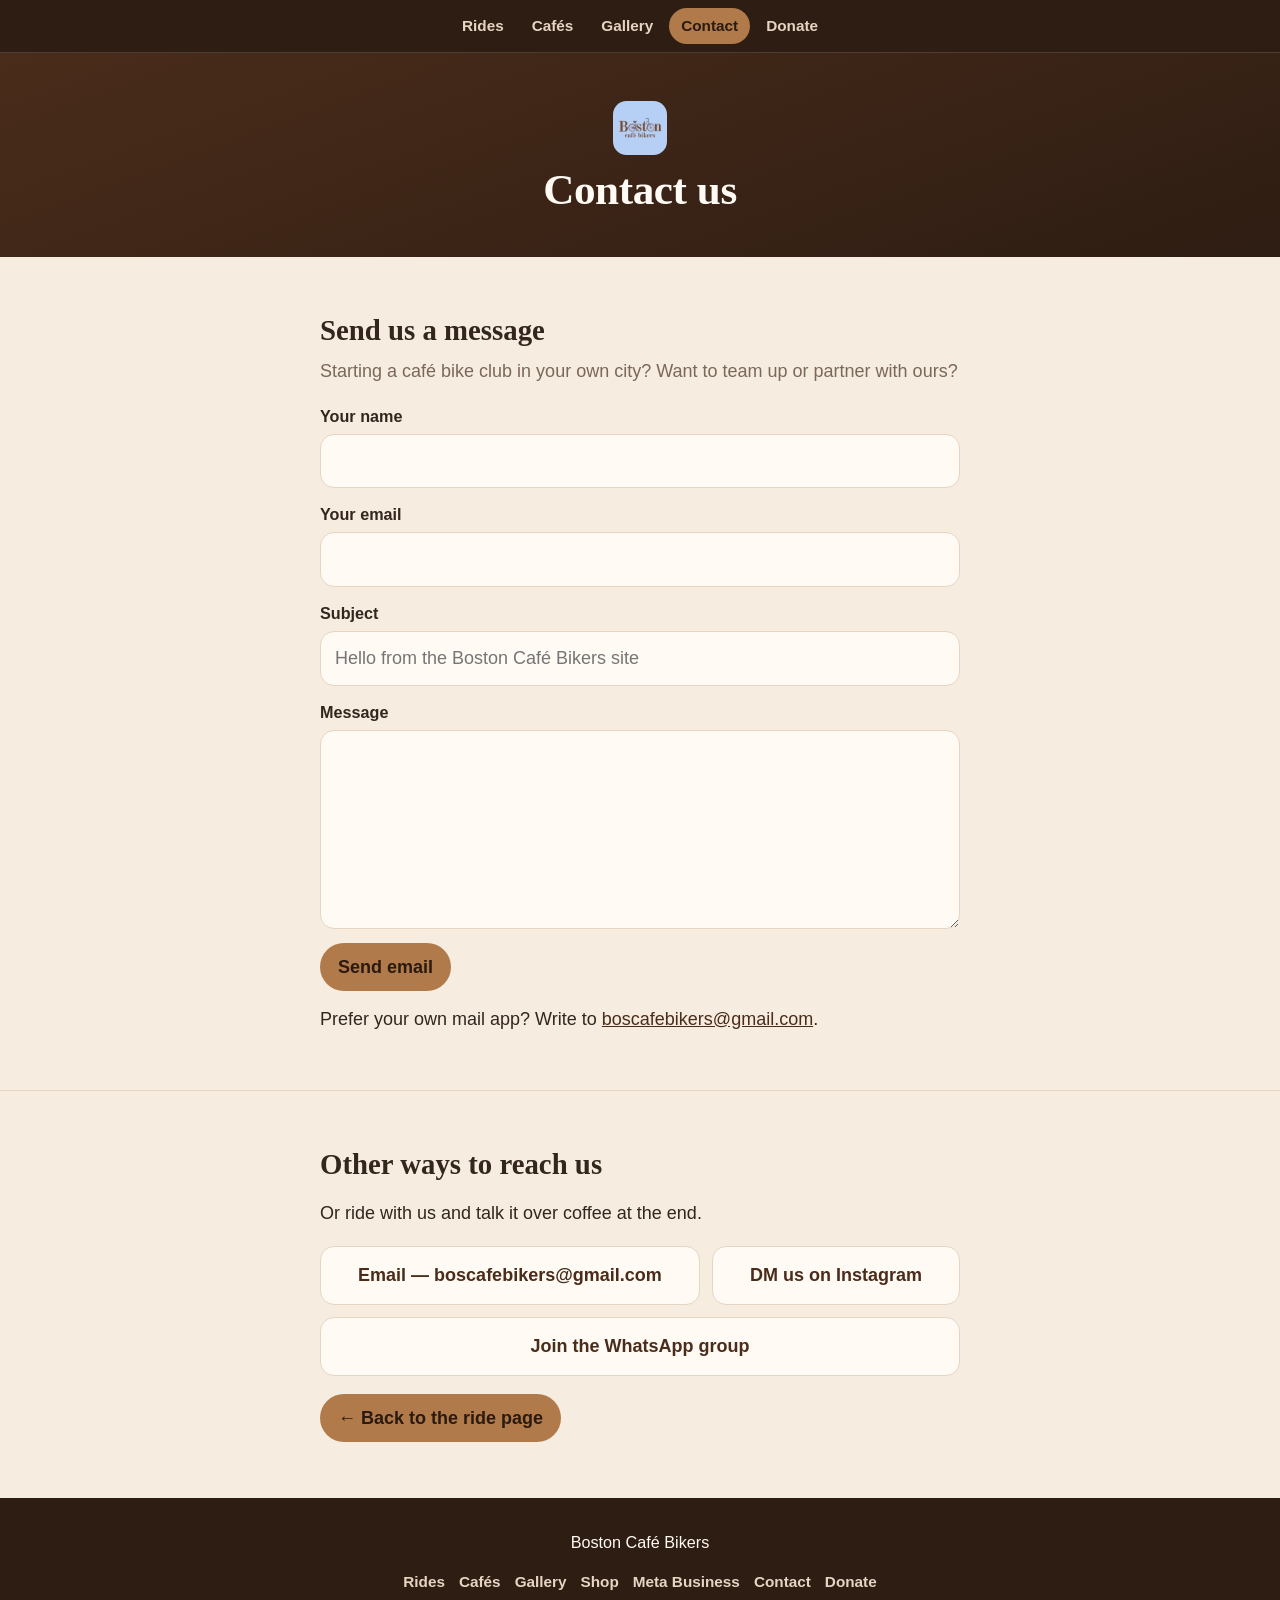
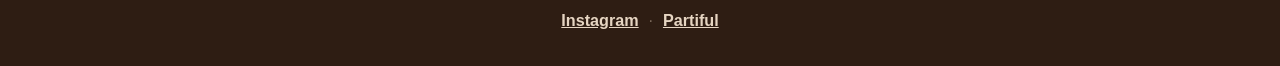
<file: site/contact.html>
<!DOCTYPE html>
<html lang="en">

<head>
  <meta charset="utf-8">
  <meta name="viewport" content="width=device-width, initial-scale=1">
  <title>Contact — Boston Café Bikers</title>
  <meta name="description" content="Get in touch with Boston Café Bikers — email, Instagram, or the WhatsApp group.">
  <link rel="canonical" href="https://cafebikers.org/contact.html">
  <meta property="og:title" content="Contact — Boston Café Bikers">
  <meta property="og:description"
    content="Get in touch with Boston Café Bikers — email, Instagram, or the WhatsApp group.">
  <meta property="og:type" content="website">
  <meta property="og:url" content="https://cafebikers.org/contact.html">
  <meta property="og:image" content="https://cafebikers.org/images/boston-cafe-bikers-logo.jpeg">
  <meta property="og:image:alt"
    content="The Boston Café Bikers logo: the word Boston with a bicycle for its o's, over “café bikers”, on a sky-blue background.">
  <meta name="theme-color" content="#4a2c1a">
  <link rel="icon"
    href="data:image/svg+xml,%3Csvg xmlns='http://www.w3.org/2000/svg' viewBox='0 0 44 32'%3E%3Crect x='2' y='7' width='14' height='17' rx='2.5' fill='%23b07a4a'/%3E%3Cpath d='M16 11 h3.5 a4.5 4.5 0 0 1 0 9 h-3.5' fill='none' stroke='%23b07a4a' stroke-width='3' stroke-linecap='round'/%3E%3Ccircle cx='32' cy='16' r='10' fill='none' stroke='%23b07a4a' stroke-width='3.5'/%3E%3Cline x1='32' y1='6' x2='32' y2='26' stroke='%23b07a4a' stroke-width='3'/%3E%3Cline x1='22' y1='16' x2='42' y2='16' stroke='%23b07a4a' stroke-width='3'/%3E%3Ccircle cx='32' cy='16' r='2.2' fill='%23b07a4a'/%3E%3C/svg%3E">
  <link rel="stylesheet" href="styles.css">
  <style>
    /* --- contact-specific styles (shared base lives in styles.css) --- */

    /* Same card treatment as the .links rows on the rides page, so the three
     "other ways to reach us" tiles match the rest of the site. */
    .links {
      display: flex;
      flex-wrap: wrap;
      gap: 12px;
      margin-top: 1rem;
    }

    .links a {
      flex: 1 1 auto;
      text-align: center;
      background: var(--foam);
      border: 1px solid var(--oat);
      border-radius: var(--radius);
      padding: 14px 18px;
      text-decoration: none;
      font-weight: 600;
    }

    .links a:hover,
    .links a:focus {
      border-color: var(--crema);
    }

    .links a:active {
      filter: brightness(.95);
    }

    /* --- the email form --- */
    /* Mobile-first: one full-width field per row, 44px+ touch targets. */
    .contact-form {
      margin-top: 1rem;
    }

    .field {
      display: block;
      margin-bottom: 14px;
    }

    .field>span {
      display: block;
      font-weight: 600;
      font-size: .9rem;
      margin-bottom: 4px;
    }

    .field input,
    .field textarea {
      display: block;
      width: 100%;
      background: var(--foam);
      border: 1px solid var(--oat);
      border-radius: var(--radius);
      padding: 12px 14px;
      /* font: inherit keeps the café sans-serif and, at 16px+, stops iOS Safari
       zooming the page when a field takes focus. */
      font: inherit;
      color: var(--ink);
      min-height: 44px;
    }

    .field textarea {
      min-height: 140px;
      resize: vertical;
    }

    .field input:focus,
    .field textarea:focus {
      outline: 2px solid var(--crema);
      outline-offset: 1px;
      border-color: var(--crema);
    }

    /* Both buttons on this page — the form's "Send email" and the "Back to the
       ride page" link under the contact cards — get the ride-card action-row
       build: inline-flex + min-height 44px, so the two are the same height
       with the label centred in the pill, instead of one inline-flex button
       and one shared inline-block .btn ~4px taller. */
    .contact-form .btn,
    .btn-back {
      display: inline-flex;
      align-items: center;
      justify-content: center;
      min-height: 44px;
      padding: 10px 18px;
      font: inherit;
      font-weight: 600;
      border: 0;
      cursor: pointer;
      /* Full-width primary action on a phone; a normal pill from 560px up,
       matching the ride-card action row. */
      width: 100%;
    }

    /* The back link follows the .links flex box, which has no bottom margin,
       so without this the pill sits flush against the last card's border.
       1rem is the same gap the card group keeps above itself. */
    .btn-back {
      margin-top: 1rem;
    }

    #contact-status {
      margin: .75rem 0 0;
    }

    #contact-direct-line {
      margin: .75rem 0 0;
    }

    @media (min-width: 560px) {

      .contact-form .btn,
      .btn-back {
        width: auto;
      }
    }
  </style>
</head>

<body>

  <nav class="nav" aria-label="Site">
    <div class="wrap">
      <ul class="tabs">
        <li><a href="index.html">Rides</a></li>
        <li><a href="cafes.html">Cafés</a></li>
        <li><a href="gallery.html">Gallery</a></li>
        <li><a href="contact.html" class="is-active" aria-current="page">Contact</a></li>
        <li><a href="donate.html">Donate</a></li>
      </ul>
    </div>
  </nav>

  <header class="hero">
    <div class="wrap">
      <img class="mark" src="images/boston-cafe-bikers-logo.jpeg" alt="" width="1077" height="1072" decoding="async">
      <h1>Contact us</h1>
    </div>
  </header>

  <main>

    <section aria-labelledby="write-heading">
      <div class="wrap">
        <h2 id="write-heading">Send us a message</h2>
        <p class="lede">Starting a café bike club in your own city? Want to team up
          or partner with ours?</p>

        <!-- No server and no API key on a static Pages site, so "send" composes a
         message in the visitor's own mail app. The action is the ONE place the
         address is written: js/contact.js reads it from here for the prefilled
         mailto: and for the fallback link below, and with JS off the browser
         still submits to this same action. To change who gets the mail, change
         this address and nothing else. -->
        <form id="contact-form" class="contact-form" action="mailto:boscafebikers@gmail.com" method="post"
          enctype="text/plain">
          <label class="field">
            <span>Your name</span>
            <input type="text" name="name" autocomplete="name" required>
          </label>
          <label class="field">
            <span>Your email</span>
            <input type="email" name="email" autocomplete="email" required>
          </label>
          <label class="field">
            <span>Subject</span>
            <input type="text" name="subject" placeholder="Hello from the Boston Café Bikers site">
          </label>
          <label class="field">
            <span>Message</span>
            <textarea name="message" rows="6" required></textarea>
          </label>
          <button type="submit" class="btn">Send email</button>
          <p class="note" id="contact-status" hidden></p>
        </form>

        <p class="note" id="contact-direct-line" hidden>Prefer your own mail app?
          Write to <a id="contact-direct" href="#" rel="noopener"></a>.</p>

        <noscript>
          <p class="note">Sending opens your own mail app with the message ready
            to go.</p>
        </noscript>
      </div>
    </section>

    <section aria-labelledby="other-heading">
      <div class="wrap">
        <h2 id="other-heading">Other ways to reach us</h2>
        <p>Or ride with us and talk it over coffee at the end.</p>
        <div class="links">
          <a href="mailto:boscafebikers@gmail.com">Email — boscafebikers@gmail.com</a>
          <a href="https://instagram.com/bostoncafebikers" rel="noopener">DM us on Instagram</a>
          <a href="https://chat.whatsapp.com/JtpmhMgE8EmFRGOXrNhT1w" rel="noopener">Join the WhatsApp group</a>
        </div>
        <a class="btn btn-back" href="index.html">← Back to the ride page</a>
      </div>
    </section>

  </main>

  <footer>
    <div class="wrap">
      <p class="footer-brand">Boston Café Bikers</p>
      <nav class="footer-nav" aria-label="Footer">
        <a href="index.html">Rides</a>
        <a href="cafes.html">Cafés</a>
        <a href="gallery.html">Gallery</a>
        <a href="shopify.html">Shop</a>
        <a href="meta-business.html">Meta Business</a>
        <a href="contact.html">Contact</a>
        <a href="donate.html">Donate</a>
      </nav>
      <p class="footer-social">
        <a href="https://instagram.com/bostoncafebikers" rel="noopener">Instagram</a>
        <span class="sep" aria-hidden="true">·</span>
        <a href="https://partiful.com/u/Hs47uq5mucZyXLBJZCda" rel="noopener">Partiful</a>
      </p>
    </div>
  </footer>

  <script src="js/contact.js" defer></script>

</body>

</html>
</file>
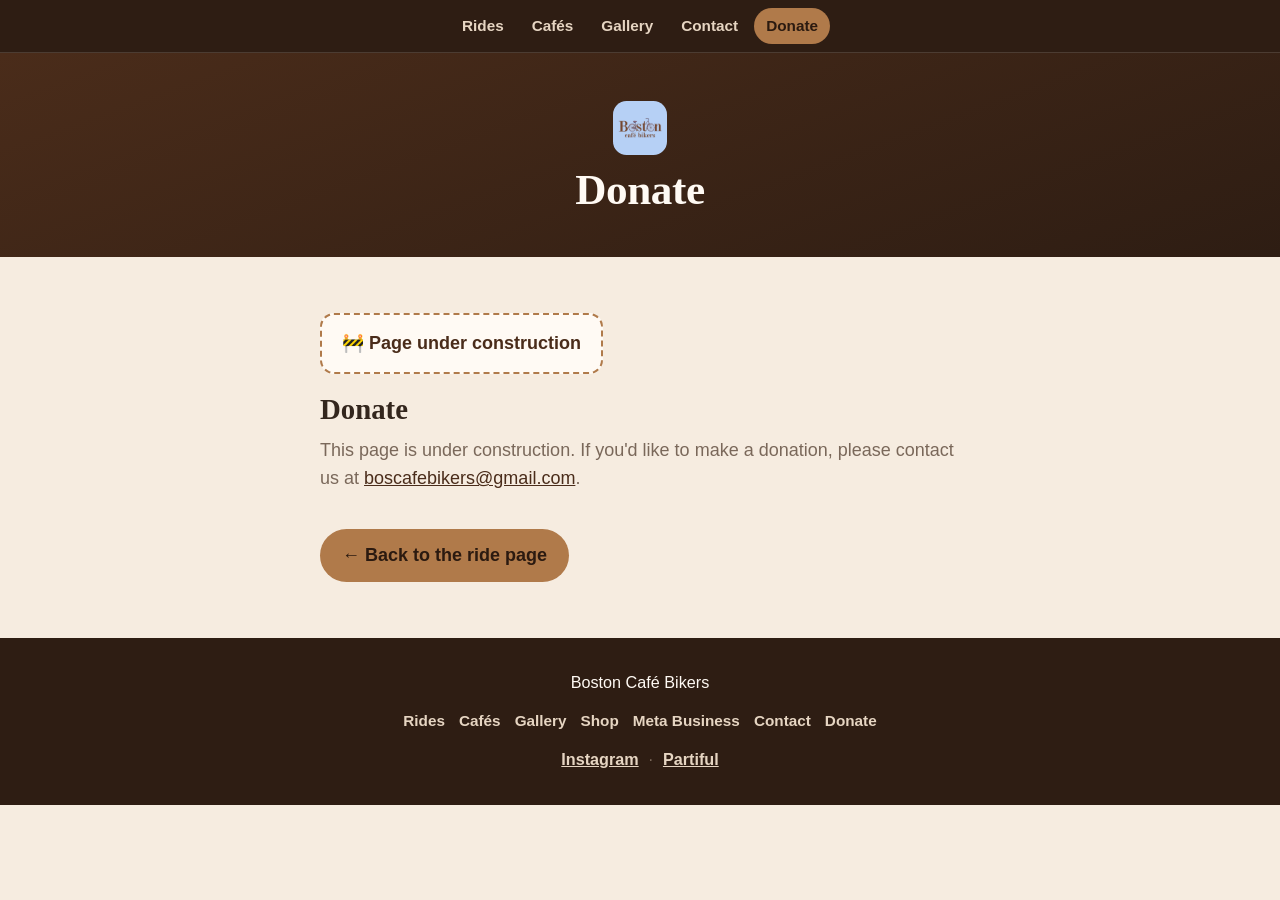
<file: site/donate.html>
<!DOCTYPE html>
<html lang="en">

<head>
  <meta charset="utf-8">
  <meta name="viewport" content="width=device-width, initial-scale=1">
  <title>Donate — Boston Café Bikers</title>
  <meta name="description" content="Support Boston Café Bikers — coming soon.">
  <link rel="canonical" href="https://cafebikers.org/donate.html">
  <meta property="og:title" content="Donate — Boston Café Bikers">
  <meta property="og:description" content="Support Boston Café Bikers — coming soon.">
  <meta property="og:type" content="website">
  <meta property="og:url" content="https://cafebikers.org/donate.html">
  <meta property="og:image" content="https://cafebikers.org/images/boston-cafe-bikers-logo.jpeg">
  <meta property="og:image:alt"
    content="The Boston Café Bikers logo: the word Boston with a bicycle for its o's, over “café bikers”, on a sky-blue background.">
  <meta name="theme-color" content="#4a2c1a">
  <link rel="icon"
    href="data:image/svg+xml,%3Csvg xmlns='http://www.w3.org/2000/svg' viewBox='0 0 44 32'%3E%3Crect x='2' y='7' width='14' height='17' rx='2.5' fill='%23b07a4a'/%3E%3Cpath d='M16 11 h3.5 a4.5 4.5 0 0 1 0 9 h-3.5' fill='none' stroke='%23b07a4a' stroke-width='3' stroke-linecap='round'/%3E%3Ccircle cx='32' cy='16' r='10' fill='none' stroke='%23b07a4a' stroke-width='3.5'/%3E%3Cline x1='32' y1='6' x2='32' y2='26' stroke='%23b07a4a' stroke-width='3'/%3E%3Cline x1='22' y1='16' x2='42' y2='16' stroke='%23b07a4a' stroke-width='3'/%3E%3Ccircle cx='32' cy='16' r='2.2' fill='%23b07a4a'/%3E%3C/svg%3E">
  <link rel="stylesheet" href="styles.css">
  <style>
    /* --- donate-specific styles (shared base lives in styles.css) --- */
    /* The "Back to the ride page" CTA at the end of the section needs
     breathing room from the paragraph above. */
    .btn {
      margin-top: 1rem;
    }
  </style>
</head>

<body>

  <nav class="nav" aria-label="Site">
    <div class="wrap">
      <ul class="tabs">
        <li><a href="index.html">Rides</a></li>
        <li><a href="cafes.html">Cafés</a></li>
        <li><a href="gallery.html">Gallery</a></li>
        <li><a href="contact.html">Contact</a></li>
        <li><a href="donate.html" class="is-active" aria-current="page">Donate</a></li>
      </ul>
    </div>
  </nav>

  <header class="hero">
    <div class="wrap">
      <img class="mark" src="images/boston-cafe-bikers-logo.jpeg" alt="" width="1077" height="1072" decoding="async">
      <h1>Donate</h1>
    </div>
  </header>

  <main>
    <section aria-labelledby="wip-heading">
      <div class="wrap">
        <p class="wip">🚧 Page under construction</p>
        <h2 id="wip-heading">Donate</h2>
        <p class="lede">This page is under construction. If you'd like to make a
          donation, please contact us at
          <a href="mailto:boscafebikers@gmail.com">boscafebikers@gmail.com</a>.
        </p>
        <a class="btn" href="index.html">← Back to the ride page</a>
      </div>
    </section>
  </main>

  <footer>
    <div class="wrap">
      <p class="footer-brand">Boston Café Bikers</p>
      <nav class="footer-nav" aria-label="Footer">
        <a href="index.html">Rides</a>
        <a href="cafes.html">Cafés</a>
        <a href="gallery.html">Gallery</a>
        <a href="shopify.html">Shop</a>
        <a href="meta-business.html">Meta Business</a>
        <a href="contact.html">Contact</a>
        <a href="donate.html">Donate</a>
      </nav>
      <p class="footer-social">
        <a href="https://instagram.com/bostoncafebikers" rel="noopener">Instagram</a>
        <span class="sep" aria-hidden="true">·</span>
        <a href="https://partiful.com/u/Hs47uq5mucZyXLBJZCda" rel="noopener">Partiful</a>
      </p>
    </div>
  </footer>

</body>

</html>
</file>
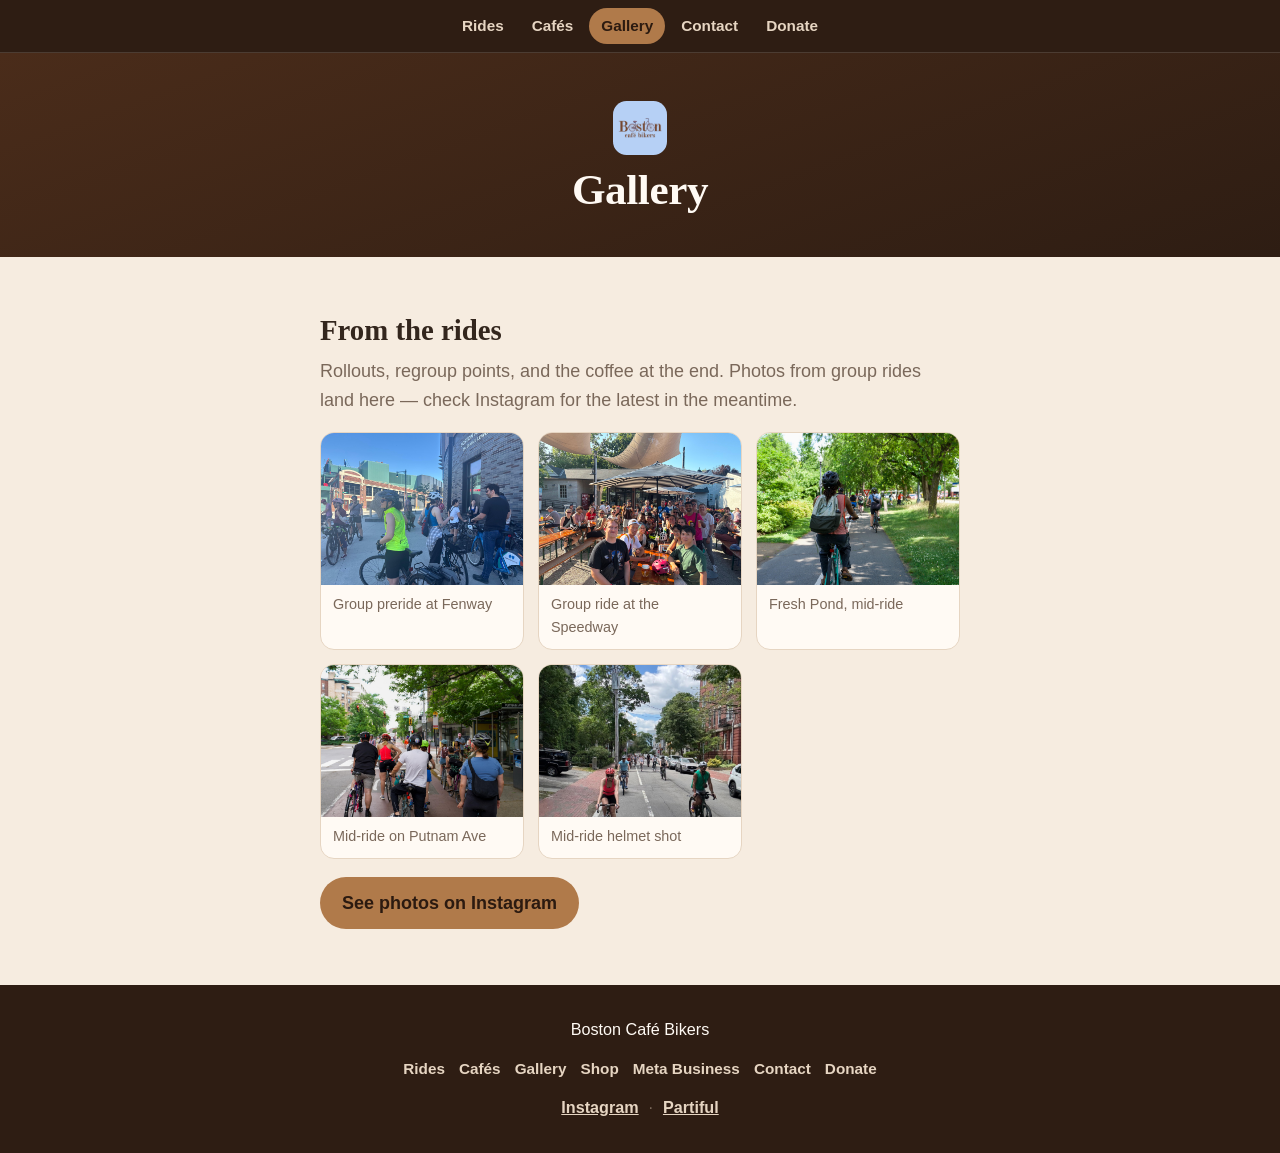
<file: site/gallery.html>
<!DOCTYPE html>
<html lang="en">

<head>
  <meta charset="utf-8">
  <meta name="viewport" content="width=device-width, initial-scale=1">
  <title>Gallery — Boston Café Bikers</title>
  <meta name="description" content="Ride photos from Boston Café Bikers — exploring the city one café at a time.">
  <link rel="canonical" href="https://cafebikers.org/gallery.html">
  <meta property="og:title" content="Gallery — Boston Café Bikers">
  <meta property="og:description"
    content="Ride photos from Boston Café Bikers — exploring the city one café at a time.">
  <meta property="og:type" content="website">
  <meta property="og:url" content="https://cafebikers.org/gallery.html">
  <meta property="og:image" content="https://cafebikers.org/images/boston-cafe-bikers-logo.jpeg">
  <meta property="og:image:alt"
    content="The Boston Café Bikers logo: the word Boston with a bicycle for its o's, over “café bikers”, on a sky-blue background.">
  <meta name="theme-color" content="#4a2c1a">
  <link rel="icon"
    href="data:image/svg+xml,%3Csvg xmlns='http://www.w3.org/2000/svg' viewBox='0 0 44 32'%3E%3Crect x='2' y='7' width='14' height='17' rx='2.5' fill='%23b07a4a'/%3E%3Cpath d='M16 11 h3.5 a4.5 4.5 0 0 1 0 9 h-3.5' fill='none' stroke='%23b07a4a' stroke-width='3' stroke-linecap='round'/%3E%3Ccircle cx='32' cy='16' r='10' fill='none' stroke='%23b07a4a' stroke-width='3.5'/%3E%3Cline x1='32' y1='6' x2='32' y2='26' stroke='%23b07a4a' stroke-width='3'/%3E%3Cline x1='22' y1='16' x2='42' y2='16' stroke='%23b07a4a' stroke-width='3'/%3E%3Ccircle cx='32' cy='16' r='2.2' fill='%23b07a4a'/%3E%3C/svg%3E">
  <link rel="stylesheet" href="styles.css">
  <style>
    /* --- gallery-specific styles (shared base lives in styles.css) --- */
    .gallery-grid {
      display: grid;
      grid-template-columns: repeat(auto-fill, minmax(200px, 1fr));
      gap: 14px;
      margin-top: 1rem;
    }

    .gallery-item {
      background: var(--foam);
      border: 1px solid var(--oat);
      border-radius: var(--radius);
      overflow: hidden;
      margin: 0;
    }

    /* Uniform tiles: every photo crops to the same 4:3 frame instead of
     keeping its own orientation, so rows line up evenly even with a mix
     of landscape and portrait shots. object-position nudges the crop on
     the one portrait photo so it keeps the riders, not empty sky. */
    .gallery-item img {
      display: block;
      width: 100%;
      aspect-ratio: 4 / 3;
      object-fit: cover;
      object-position: center;
    }

    .gallery-item img.crop-riders {
      object-position: center 30%;
    }

    .gallery-item figcaption {
      padding: 8px 12px 10px;
      font-size: .8rem;
      color: var(--muted);
    }

    /* The section CTA button needs breathing room from the grid above. */
    .btn {
      margin-top: 1rem;
    }
  </style>
</head>

<body>

  <nav class="nav" aria-label="Site">
    <div class="wrap">
      <ul class="tabs">
        <li><a href="index.html">Rides</a></li>
        <li><a href="cafes.html">Cafés</a></li>
        <li><a href="gallery.html" class="is-active" aria-current="page">Gallery</a></li>
        <li><a href="contact.html">Contact</a></li>
        <li><a href="donate.html">Donate</a></li>
      </ul>
    </div>
  </nav>

  <header class="hero">
    <div class="wrap">
      <img class="mark" src="images/boston-cafe-bikers-logo.jpeg" alt="" width="1077" height="1072" decoding="async">
      <h1>Gallery</h1>
    </div>
  </header>

  <main>
    <section aria-labelledby="gallery-heading">
      <div class="wrap">
        <h2 id="gallery-heading">From the rides</h2>
        <p class="lede">Rollouts, regroup points, and the coffee at the end. Photos
          from group rides land here — check Instagram for the latest in the
          meantime.</p>

        <div class="gallery-grid">
          <figure class="gallery-item">
            <img src="images/aman-s-group-preride-fenway.jpeg" alt="Group of cyclists gathered for a preride at Fenway"
              loading="lazy">
            <figcaption>Group preride at Fenway</figcaption>
          </figure>
          <figure class="gallery-item">
            <img src="images/aman-s-group-speedway.jpeg" alt="Boston Café Bikers group rolling at the Speedway"
              loading="lazy">
            <figcaption>Group ride at the Speedway</figcaption>
          </figure>
          <figure class="gallery-item">
            <img src="images/jack-t-freshpond-midride.jpeg" alt="Riders mid-ride by Fresh Pond" loading="lazy">
            <figcaption>Fresh Pond, mid-ride</figcaption>
          </figure>
          <figure class="gallery-item">
            <img src="images/jack-t-midride-putnamave.jpeg" alt="Riders mid-ride on Putnam Avenue" loading="lazy">
            <figcaption>Mid-ride on Putnam Ave</figcaption>
          </figure>
          <figure class="gallery-item">
            <img src="images/mike-r-midride-helmet.jpeg" alt="Rider wearing a helmet mid-ride" loading="lazy"
              class="crop-riders">
            <figcaption>Mid-ride helmet shot</figcaption>
          </figure>
        </div>

        <a class="btn" href="https://instagram.com/bostoncafebikers" rel="noopener">See photos on Instagram</a>
      </div>
    </section>
  </main>

  <footer>
    <div class="wrap">
      <p class="footer-brand">Boston Café Bikers</p>
      <nav class="footer-nav" aria-label="Footer">
        <a href="index.html">Rides</a>
        <a href="cafes.html">Cafés</a>
        <a href="gallery.html">Gallery</a>
        <a href="shopify.html">Shop</a>
        <a href="meta-business.html">Meta Business</a>
        <a href="contact.html">Contact</a>
        <a href="donate.html">Donate</a>
      </nav>
      <p class="footer-social">
        <a href="https://instagram.com/bostoncafebikers" rel="noopener">Instagram</a>
        <span class="sep" aria-hidden="true">·</span>
        <a href="https://partiful.com/u/Hs47uq5mucZyXLBJZCda" rel="noopener">Partiful</a>
      </p>
    </div>
  </footer>

</body>

</html>
</file>
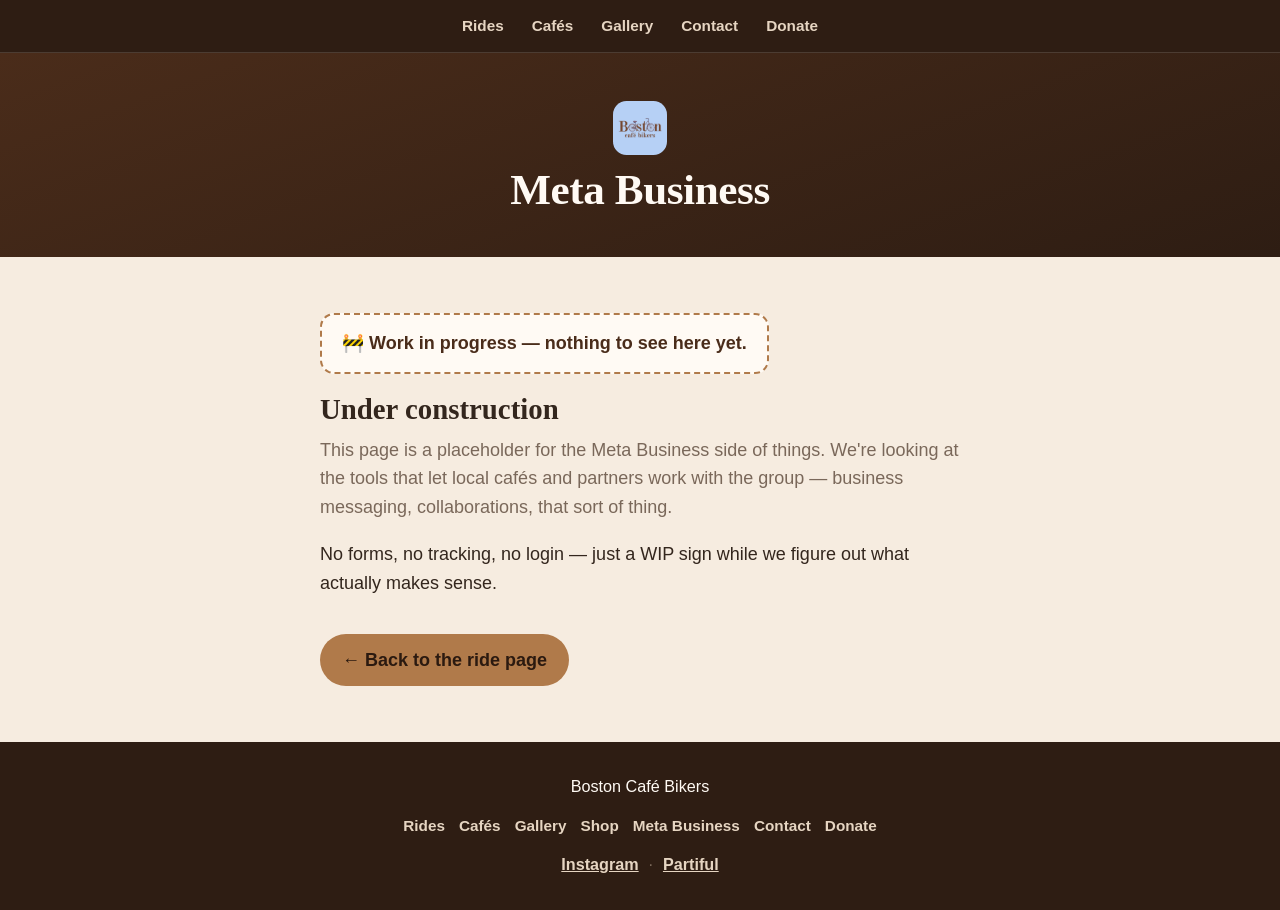
<file: site/meta-business.html>
<!DOCTYPE html>
<html lang="en">

<head>
  <meta charset="utf-8">
  <meta name="viewport" content="width=device-width, initial-scale=1">
  <title>Meta Business — Boston Café Bikers</title>
  <meta name="description" content="Business and partnership tools for Boston Café Bikers — coming soon.">
  <link rel="canonical" href="https://cafebikers.org/meta-business.html">
  <meta property="og:title" content="Meta Business — Boston Café Bikers">
  <meta property="og:description" content="Business and partnership tools for Boston Café Bikers — coming soon.">
  <meta property="og:type" content="website">
  <meta property="og:url" content="https://cafebikers.org/meta-business.html">
  <meta property="og:image" content="https://cafebikers.org/images/boston-cafe-bikers-logo.jpeg">
  <meta property="og:image:alt"
    content="The Boston Café Bikers logo: the word Boston with a bicycle for its o's, over “café bikers”, on a sky-blue background.">
  <meta name="theme-color" content="#4a2c1a">
  <link rel="icon"
    href="data:image/svg+xml,%3Csvg xmlns='http://www.w3.org/2000/svg' viewBox='0 0 44 32'%3E%3Crect x='2' y='7' width='14' height='17' rx='2.5' fill='%23b07a4a'/%3E%3Cpath d='M16 11 h3.5 a4.5 4.5 0 0 1 0 9 h-3.5' fill='none' stroke='%23b07a4a' stroke-width='3' stroke-linecap='round'/%3E%3Ccircle cx='32' cy='16' r='10' fill='none' stroke='%23b07a4a' stroke-width='3.5'/%3E%3Cline x1='32' y1='6' x2='32' y2='26' stroke='%23b07a4a' stroke-width='3'/%3E%3Cline x1='22' y1='16' x2='42' y2='16' stroke='%23b07a4a' stroke-width='3'/%3E%3Ccircle cx='32' cy='16' r='2.2' fill='%23b07a4a'/%3E%3C/svg%3E">
  <link rel="stylesheet" href="styles.css">
  <style>
    /* --- meta-business-specific styles (shared base lives in styles.css) --- */
    /* The "Back to the ride page" CTA at the end of the section needs
     breathing room from the paragraph above. */
    .btn {
      margin-top: 1rem;
    }
  </style>
</head>

<body>

  <nav class="nav" aria-label="Site">
    <div class="wrap">
      <ul class="tabs">
        <li><a href="index.html">Rides</a></li>
        <li><a href="cafes.html">Cafés</a></li>
        <li><a href="gallery.html">Gallery</a></li>
        <li><a href="contact.html">Contact</a></li>
        <li><a href="donate.html">Donate</a></li>
      </ul>
    </div>
  </nav>

  <header class="hero">
    <div class="wrap">
      <img class="mark" src="images/boston-cafe-bikers-logo.jpeg" alt="" width="1077" height="1072" decoding="async">
      <h1>Meta Business</h1>
    </div>
  </header>

  <main>
    <section aria-labelledby="wip-heading">
      <div class="wrap">
        <p class="wip">🚧 Work in progress — nothing to see here yet.</p>
        <h2 id="wip-heading">Under construction</h2>
        <p class="lede">This page is a placeholder for the Meta Business side of
          things. We're looking at the tools that let local cafés and partners work
          with the group — business messaging, collaborations, that sort of thing.</p>
        <p>No forms, no tracking, no login — just a WIP sign while we figure out
          what actually makes sense.</p>
        <a class="btn" href="index.html">← Back to the ride page</a>
      </div>
    </section>
  </main>

  <footer>
    <div class="wrap">
      <p class="footer-brand">Boston Café Bikers</p>
      <nav class="footer-nav" aria-label="Footer">
        <a href="index.html">Rides</a>
        <a href="cafes.html">Cafés</a>
        <a href="gallery.html">Gallery</a>
        <a href="shopify.html">Shop</a>
        <a href="meta-business.html">Meta Business</a>
        <a href="contact.html">Contact</a>
        <a href="donate.html">Donate</a>
      </nav>
      <p class="footer-social">
        <a href="https://instagram.com/bostoncafebikers" rel="noopener">Instagram</a>
        <span class="sep" aria-hidden="true">·</span>
        <a href="https://partiful.com/u/Hs47uq5mucZyXLBJZCda" rel="noopener">Partiful</a>
      </p>
    </div>
  </footer>

</body>

</html>
</file>
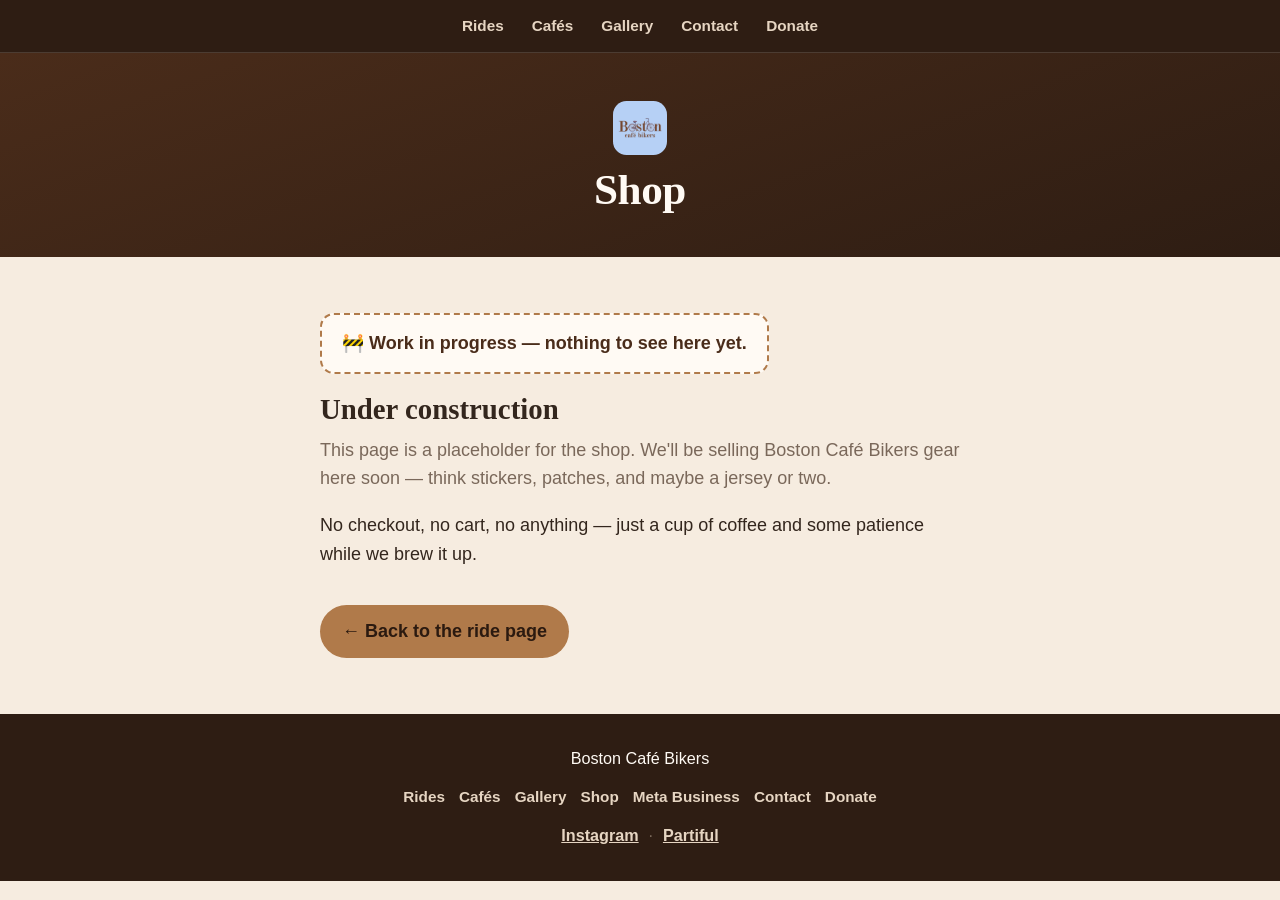
<file: site/shopify.html>
<!DOCTYPE html>
<html lang="en">

<head>
  <meta charset="utf-8">
  <meta name="viewport" content="width=device-width, initial-scale=1">
  <title>Shop — Boston Café Bikers</title>
  <meta name="description" content="Merch and more from Boston Café Bikers — coming soon.">
  <link rel="canonical" href="https://cafebikers.org/shopify.html">
  <meta property="og:title" content="Shop — Boston Café Bikers">
  <meta property="og:description" content="Merch and more from Boston Café Bikers — coming soon.">
  <meta property="og:type" content="website">
  <meta property="og:url" content="https://cafebikers.org/shopify.html">
  <meta property="og:image" content="https://cafebikers.org/images/boston-cafe-bikers-logo.jpeg">
  <meta property="og:image:alt"
    content="The Boston Café Bikers logo: the word Boston with a bicycle for its o's, over “café bikers”, on a sky-blue background.">
  <meta name="theme-color" content="#4a2c1a">
  <link rel="icon"
    href="data:image/svg+xml,%3Csvg xmlns='http://www.w3.org/2000/svg' viewBox='0 0 44 32'%3E%3Crect x='2' y='7' width='14' height='17' rx='2.5' fill='%23b07a4a'/%3E%3Cpath d='M16 11 h3.5 a4.5 4.5 0 0 1 0 9 h-3.5' fill='none' stroke='%23b07a4a' stroke-width='3' stroke-linecap='round'/%3E%3Ccircle cx='32' cy='16' r='10' fill='none' stroke='%23b07a4a' stroke-width='3.5'/%3E%3Cline x1='32' y1='6' x2='32' y2='26' stroke='%23b07a4a' stroke-width='3'/%3E%3Cline x1='22' y1='16' x2='42' y2='16' stroke='%23b07a4a' stroke-width='3'/%3E%3Ccircle cx='32' cy='16' r='2.2' fill='%23b07a4a'/%3E%3C/svg%3E">
  <link rel="stylesheet" href="styles.css">
  <style>
    /* --- shopify-specific styles (shared base lives in styles.css) --- */
    /* The "Back to the ride page" CTA at the end of the section needs
     breathing room from the paragraph above. */
    .btn {
      margin-top: 1rem;
    }
  </style>
</head>

<body>

  <nav class="nav" aria-label="Site">
    <div class="wrap">
      <ul class="tabs">
        <li><a href="index.html">Rides</a></li>
        <li><a href="cafes.html">Cafés</a></li>
        <li><a href="gallery.html">Gallery</a></li>
        <li><a href="contact.html">Contact</a></li>
        <li><a href="donate.html">Donate</a></li>
      </ul>
    </div>
  </nav>

  <header class="hero">
    <div class="wrap">
      <img class="mark" src="images/boston-cafe-bikers-logo.jpeg" alt="" width="1077" height="1072" decoding="async">
      <h1>Shop</h1>
    </div>
  </header>

  <main>
    <section aria-labelledby="wip-heading">
      <div class="wrap">
        <p class="wip">🚧 Work in progress — nothing to see here yet.</p>
        <h2 id="wip-heading">Under construction</h2>
        <p class="lede">This page is a placeholder for the shop. We'll be selling
          Boston Café Bikers gear here soon — think stickers, patches, and maybe a
          jersey or two.</p>
        <p>No checkout, no cart, no anything — just a cup of coffee and some
          patience while we brew it up.</p>
        <a class="btn" href="index.html">← Back to the ride page</a>
      </div>
    </section>
  </main>

  <footer>
    <div class="wrap">
      <p class="footer-brand">Boston Café Bikers</p>
      <nav class="footer-nav" aria-label="Footer">
        <a href="index.html">Rides</a>
        <a href="cafes.html">Cafés</a>
        <a href="gallery.html">Gallery</a>
        <a href="shopify.html">Shop</a>
        <a href="meta-business.html">Meta Business</a>
        <a href="contact.html">Contact</a>
        <a href="donate.html">Donate</a>
      </nav>
      <p class="footer-social">
        <a href="https://instagram.com/bostoncafebikers" rel="noopener">Instagram</a>
        <span class="sep" aria-hidden="true">·</span>
        <a href="https://partiful.com/u/Hs47uq5mucZyXLBJZCda" rel="noopener">Partiful</a>
      </p>
    </div>
  </footer>

</body>

</html>
</file>
<file: site/styles.css>
/* Boston Café Bikers — shared stylesheet
   Linked from every page (index.html, gallery.html, shopify.html,
   meta-business.html, donate.html) via <link rel="stylesheet" href="styles.css">.
   Page-specific rules live in a small inline <style> on each page. Keep the
   café palette custom properties here — do not introduce new hex values. */

:root {
  --espresso: #2e1d13;
  --roast:    #4a2c1a;
  --crema:    #b07a4a;
  --latte:    #f6ece0;
  --foam:     #fffaf4;
  --oat:      #e6d5c2;
  --ink:      #33261d;
  --muted:    #7a685a;
  --radius:   14px;
  /* Readability "setting" for the photo-backed sections ([data-bg]): the
     espresso scrim's opacity. Raise it to darken the photo more when the text
     over it needs stronger contrast; lower it to let more of the photo
     through. Default .7 was raised from .55 (2026-08-13) so body copy over
     the photos clears WCAG AA — measured worst-case contrast was ~2.6:1 at
     .55 and is ~4.2:1 at .7. */
  --bg-overlay-opacity: .7;
}

* { box-sizing: border-box; }

html { -webkit-text-size-adjust: 100%; }

body {
  margin: 0;
  background: var(--latte);
  color: var(--ink);
  /* 1rem (not a px literal) so inherited body copy scales with the desktop
     root-font bump at ≥760px below — 16px on mobile, 18px on desktop. */
  font: 1rem/1.6 ui-sans-serif, -apple-system, "Segoe UI", Helvetica, Arial, sans-serif;
}

.wrap {
  width: 100%;
  max-width: 680px;
  margin: 0 auto;
  padding: 0 20px;
}

h1, h2, h3 {
  font-family: Georgia, "Iowan Old Style", "Times New Roman", serif;
  line-height: 1.2;
  margin: 0 0 .5rem;
}

a { color: var(--roast); }

/* --- hero --- */
/* The espresso gradient is the no-JS / pre-load fallback: the hero photo is
   deferred (app.js copies the [data-bg] URL into background-image only after
   window.load), so this gradient is what renders on first paint and for
   anyone without JS. */
.hero {
  background: linear-gradient(160deg, var(--roast) 0%, var(--espresso) 100%);
  color: var(--foam);
  padding: 32px 0 24px;
  text-align: center;
}
.hero h1 { font-size: clamp(1.7rem, 7vw, 2.4rem); letter-spacing: -.01em; }
.hero .tagline {
  font-size: 1rem;
  color: var(--oat);
  margin: 0;
}
/* The mark is the group's logo (its Partiful profile picture): a small
   rounded square — an accent above the h1, not a second title, so it is
   sized in rem like the old pictogram was (3rem: 48px on a phone, 54px
   at the desktop root size). width/height attributes on the <img> only
   fix the aspect ratio so nothing shifts before it loads. */
.hero .mark {
  display: block;
  width: 3rem;
  height: 3rem;
  margin: 0 auto .5rem;
  border-radius: 25%;
  object-fit: cover;
}
.hero a { color: var(--foam); }

/* --- photo-backed sections ([data-bg]) --- */
/* Any section carrying a data-bg attribute (app.js copies the URL into
   background-image only after window.load) becomes a photo-backed section:
   the espresso gradient is the no-JS / pre-load fallback, then a translucent
   espresso ::before scrim sits over the photo (its opacity is the
   --bg-overlay-opacity setting in :root — raise it to improve readability),
   and the section's .wrap is lifted above the scrim. Body copy goes light so
   it stays readable over the photo; opaque cards (.ride, .links) keep their
   own dark text on their light backgrounds. */
[data-bg] {
  position: relative;
  background: linear-gradient(160deg, var(--roast) 0%, var(--espresso) 100%);
}
[data-bg].bg-loaded {
  background-size: cover;
  background-position: center;
}
[data-bg].bg-loaded::before {
  content: "";
  position: absolute;
  inset: 0;
  background: rgba(46, 29, 19, var(--bg-overlay-opacity)); /* --espresso, translucent */
  z-index: 0;
}
[data-bg].bg-loaded > .wrap {
  position: relative;
  z-index: 1;
}
/* The section is always dark (gradient pre-JS, photo + scrim post-JS), so the
   heading and copy are light regardless. Direct body-copy paragraphs go light;
   the featured ride card's <p> is exempt — its parent is .ride, an opaque oat
   card, so it keeps its dark text. The espresso text-shadow (same rgba as the
   scrim, no new palette hex) is the legibility boost for any bright photo
   patch that survives the scrim — it darkens the pixels just behind the glyphs
   without darkening the whole photo (added 2026-08-13). */
[data-bg] h2 { color: var(--foam); text-shadow: 0 1px 3px rgba(46, 29, 19, .7); }
[data-bg] .note { color: var(--oat); text-shadow: 0 1px 2px rgba(46, 29, 19, .7); }
[data-bg] :not(.ride) > p { color: var(--oat); text-shadow: 0 1px 2px rgba(46, 29, 19, .7); }
[data-bg] ul.checks li { color: var(--oat); text-shadow: 0 1px 2px rgba(46, 29, 19, .7); }
[data-bg] ul.checks li strong { color: var(--foam); text-shadow: 0 1px 2px rgba(46, 29, 19, .7); }

/* --- buttons --- */
.btn {
  display: inline-block;
  background: var(--crema);
  color: #2b1a10;
  text-decoration: none;
  font-weight: 600;
  padding: 12px 22px;
  border-radius: 999px;
  border: 0;
}
.btn:hover, .btn:focus { background: #c68f5d; }
/* Tap feedback on touch: brightness darkens the whole button on press
   without introducing a new palette hex. */
.btn:active { filter: brightness(.92); }
/* Keyboard-focus ring (2026-08-24): :focus-visible only, so a mouse click
   doesn't get a ring — hover/tap feedback above is untouched. .btn's own
   fill is crema, so the ring is roast instead (ring ≠ fill); .links a below
   is foam-filled, so it keeps the default crema ring. */
.btn:focus-visible { outline: 2px solid var(--roast); outline-offset: 2px; }
/* .links a is duplicated per-page (index.html, contact.html each define the
   base rule in their own inline <style>) — one shared ring here covers both
   without duplicating it twice. */
.links a:focus-visible { outline: 2px solid var(--crema); outline-offset: 2px; }

/* --- tab header nav --- */
/* Static espresso bar that scrolls with the page — the organizer re-opened
   the earlier "keep the nav pinned" request as its opposite ("make top nav
   not stay permanently on screen"), so position: sticky / top: 0 were
   removed (2026-08-13). No JS or page CSS depends on the nav being pinned. */
.nav {
  background: var(--espresso);
  border-bottom: 1px solid rgba(246, 236, 224, .15);
}
.nav .wrap {
  display: flex;
  justify-content: center;
  padding-top: 8px;
  padding-bottom: 8px;
}
.nav .tabs {
  display: flex;
  flex-wrap: wrap;
  justify-content: center;
  gap: 4px;
  list-style: none;
  margin: 0;
  padding: 0;
}
.nav .tabs a {
  display: block;
  color: var(--oat);
  text-decoration: none;
  font-size: .85rem;
  font-weight: 600;
  padding: 6px 12px;
  border-radius: 999px;
  white-space: nowrap;
}
.nav .tabs a:hover,
.nav .tabs a:focus { color: var(--foam); background: rgba(246, 236, 224, .1); }
.nav .tabs a:active { background: rgba(246, 236, 224, .25); }
.nav .tabs a:focus-visible { outline: 2px solid var(--crema); outline-offset: 2px; }
.nav .tabs a.is-active {
  background: var(--crema);
  color: #2b1a10;
}
/* Five tabs (Rides / Cafés / Gallery / Contact / Donate, since the cafés page
   landed 2026-08-23) no longer fit one row at 380px with the default 12px pill
   padding: the row wrapped and left "Donate" alone on a second line, which
   reads as a mistake rather than as a tab bar. Tighten the pill padding, gap
   and type a notch on narrow phones so the five stay on one line; every tab is
   still comfortably wider than a fingertip, and nothing changes from 421px up.
   The .tabs flex-wrap above stays as the safety net for a sixth tab. */
@media (max-width: 420px) {
  .nav .tabs { gap: 2px; }
  .nav .tabs a { padding: 6px 9px; font-size: .82rem; }
}

/* --- sections --- */
section { padding: 40px 0; }
section + section { border-top: 1px solid var(--oat); }
section h2 { font-size: 1.6rem; }
.lede { color: var(--muted); margin-top: 0; }

/* --- WIP placeholder badge --- */
.wip {
  display: inline-block;
  background: var(--foam);
  border: 2px dashed var(--crema);
  border-radius: var(--radius);
  padding: 14px 20px;
  margin: 0 0 1rem;
  font-weight: 600;
  color: var(--roast);
}

footer {
  background: var(--espresso);
  color: var(--oat);
  text-align: center;
  padding: 32px 0;
  font-size: .9rem;
}
footer a { color: var(--oat); }
footer a:focus-visible { outline: 2px solid var(--crema); outline-offset: 2px; }
footer .footer-brand {
  margin: 0 0 .75rem;
  color: var(--foam);
}
footer .footer-nav {
  display: flex;
  flex-wrap: wrap;
  justify-content: center;
  gap: 4px 14px;
  margin: 0 0 .75rem;
}
footer .footer-nav a {
  text-decoration: none;
  font-weight: 600;
  font-size: .85rem;
}
footer .footer-nav a:hover,
footer .footer-nav a:focus,
footer .footer-social a:hover,
footer .footer-social a:focus {
  color: var(--foam);
}
footer .footer-social {
  margin: 0;
}
footer .footer-social a {
  font-weight: 600;
}
footer .footer-social .sep {
  margin: 0 .3rem;
  color: var(--muted);
}

@media (min-width: 560px) {
  .hero { padding: 48px 0 32px; }
  section { padding: 56px 0; }
}

/* --- desktop typography (2026-08-13) --- */
/* The mobile-first base is 16px, which reads comfortably on a phone (~45
   chars/line at 380px). On a desktop the same 16px in the 680px wrap
   stretches to ~85 chars/line — past the ~75-char reading-comfort limit —
   and the rem-based small print (notes, calendar labels, footer) stays tiny.
   Bumping the root font-size at desktop widths scales every rem-based size
   proportionally (body copy, nav, notes, calendar), so text on a big monitor
   is at least as readable as on a phone. The wrap stays 680px: at 18px the
   measure is ~75 chars, the top of the comfortable range. */
@media (min-width: 760px) {
  html { font-size: 18px; }
}
</file>
